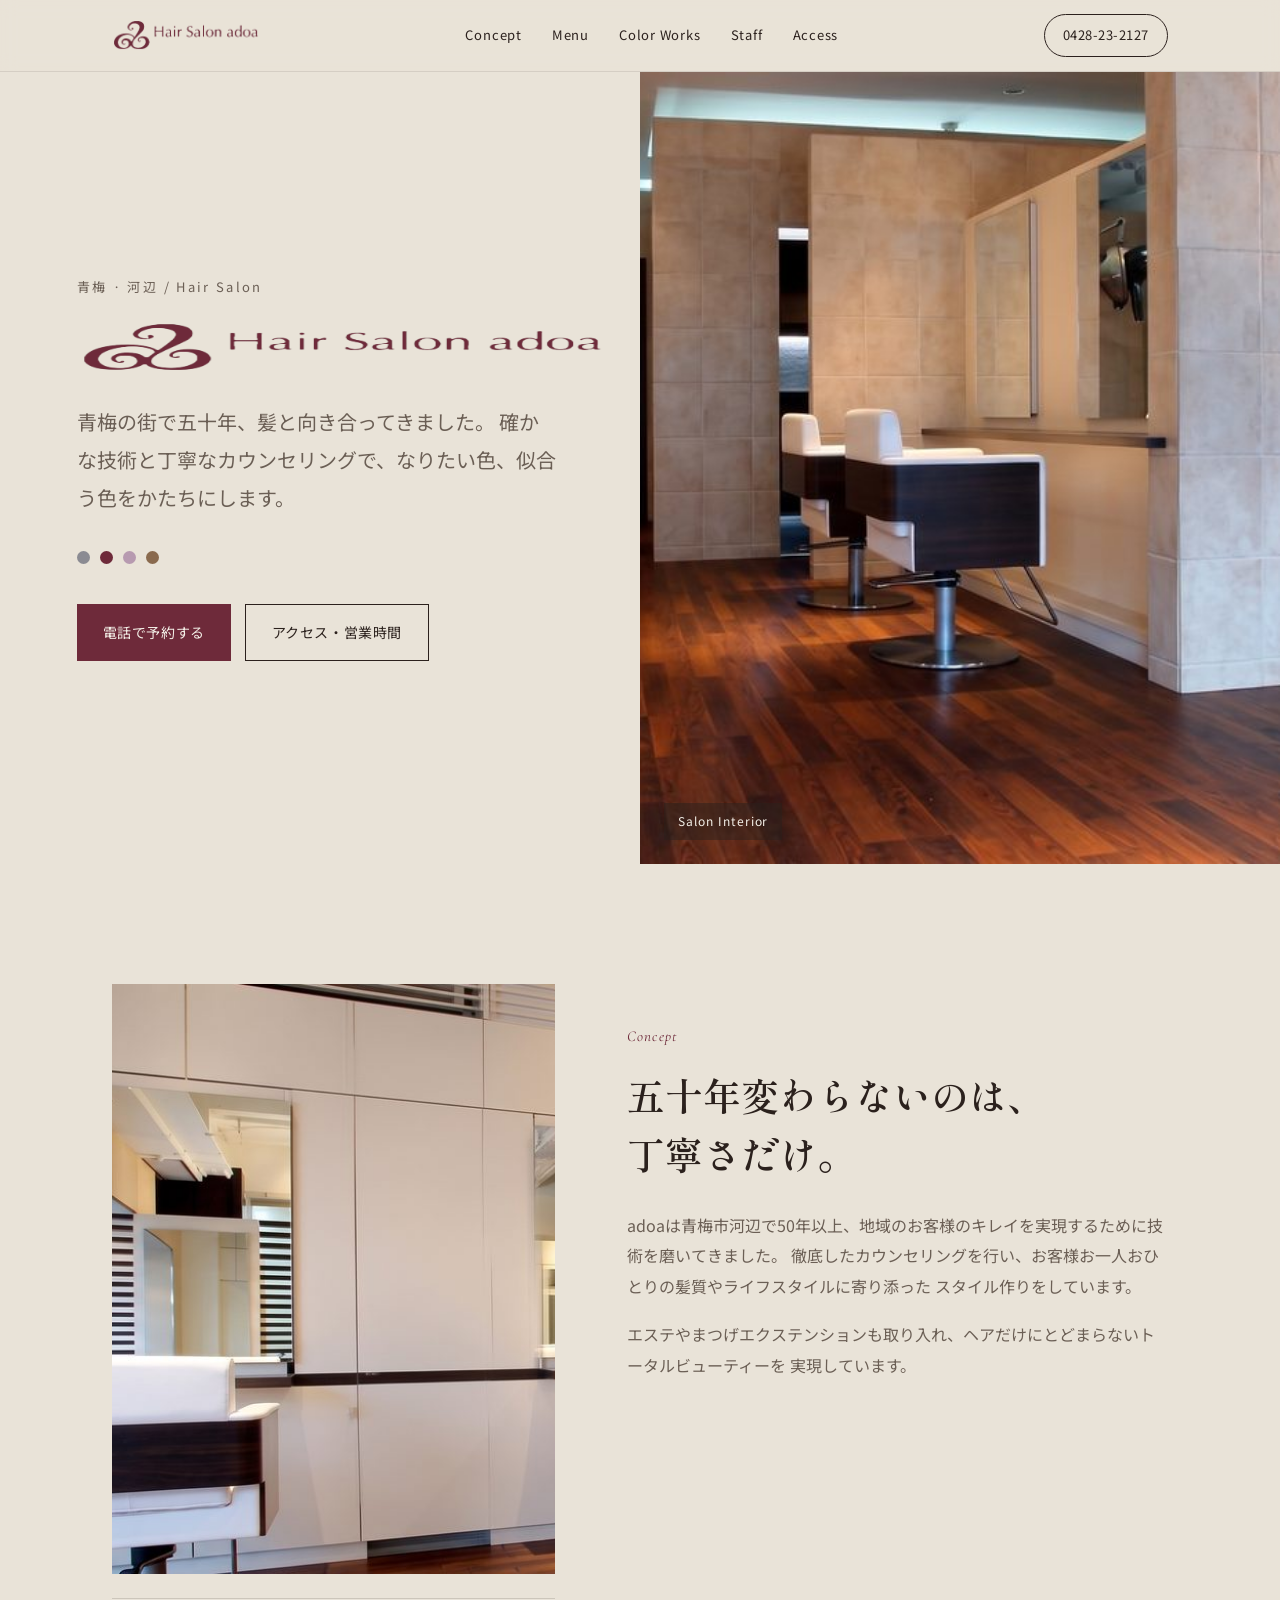
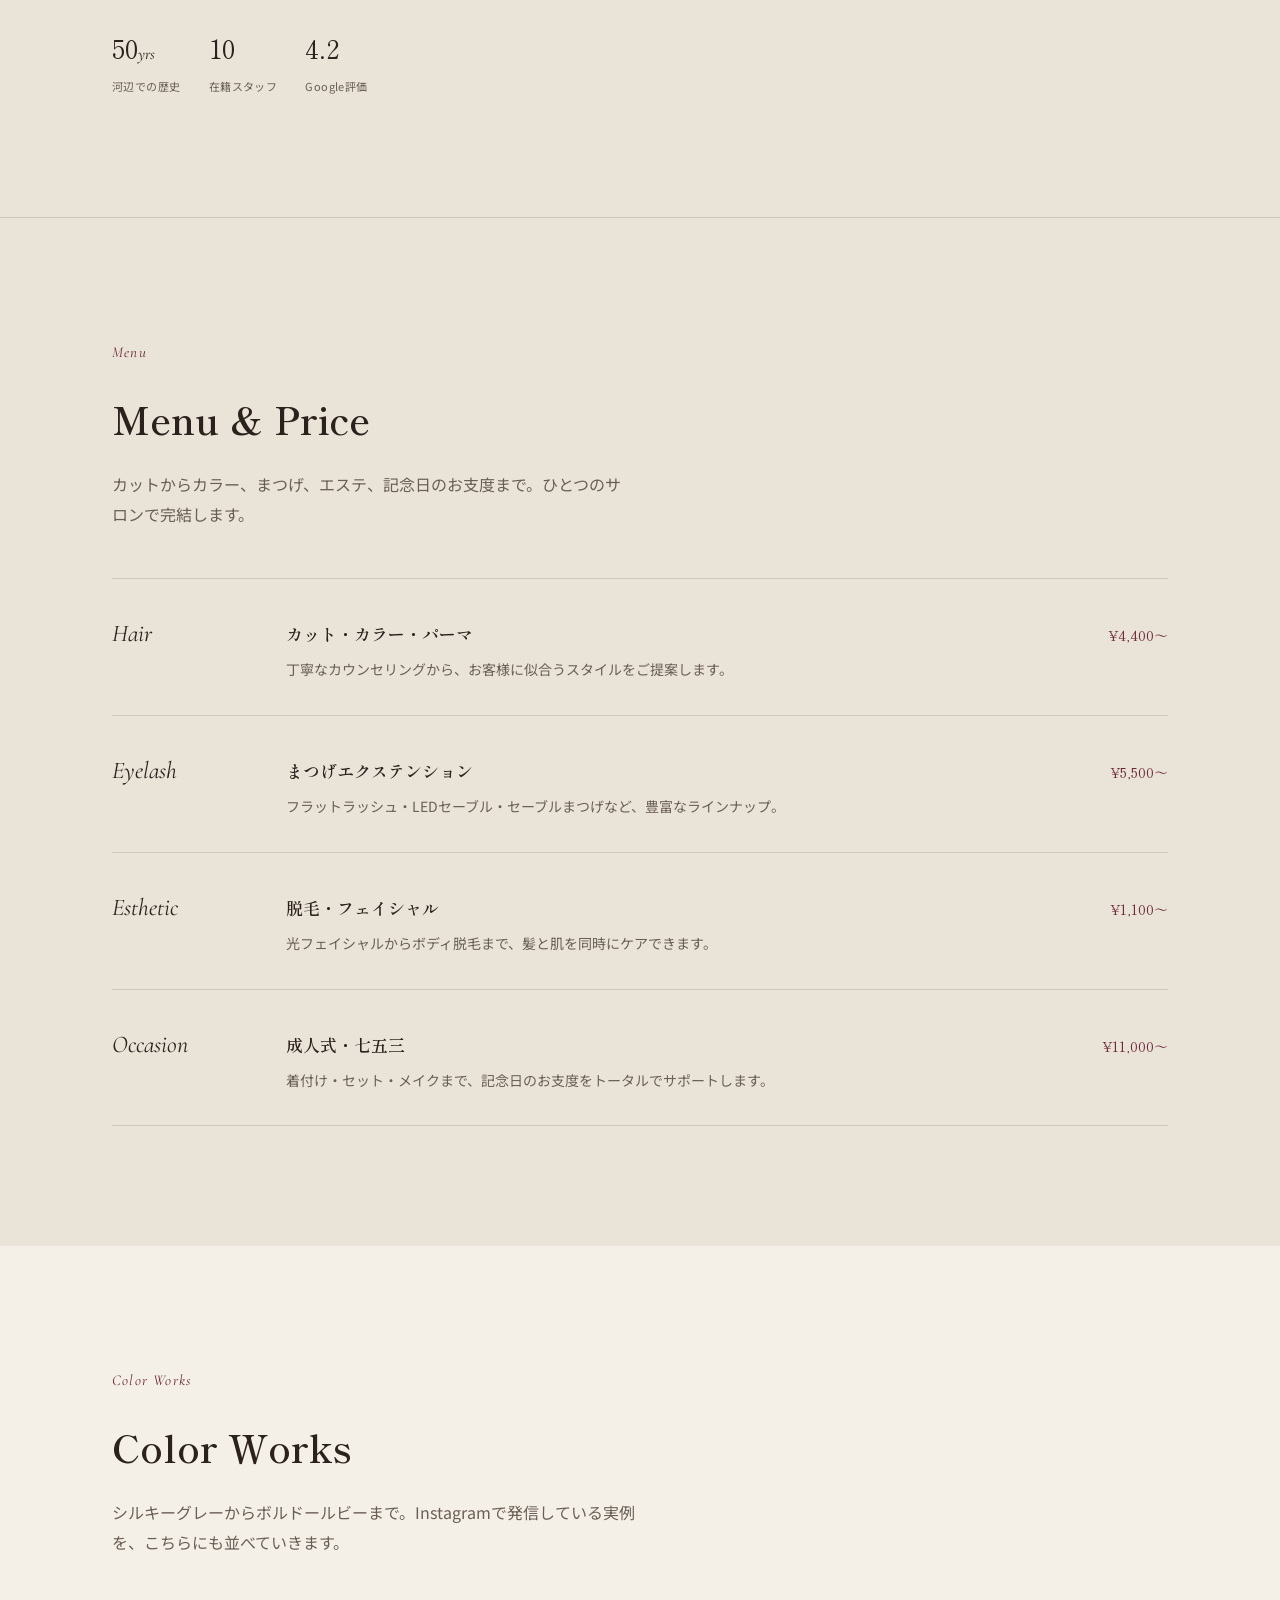
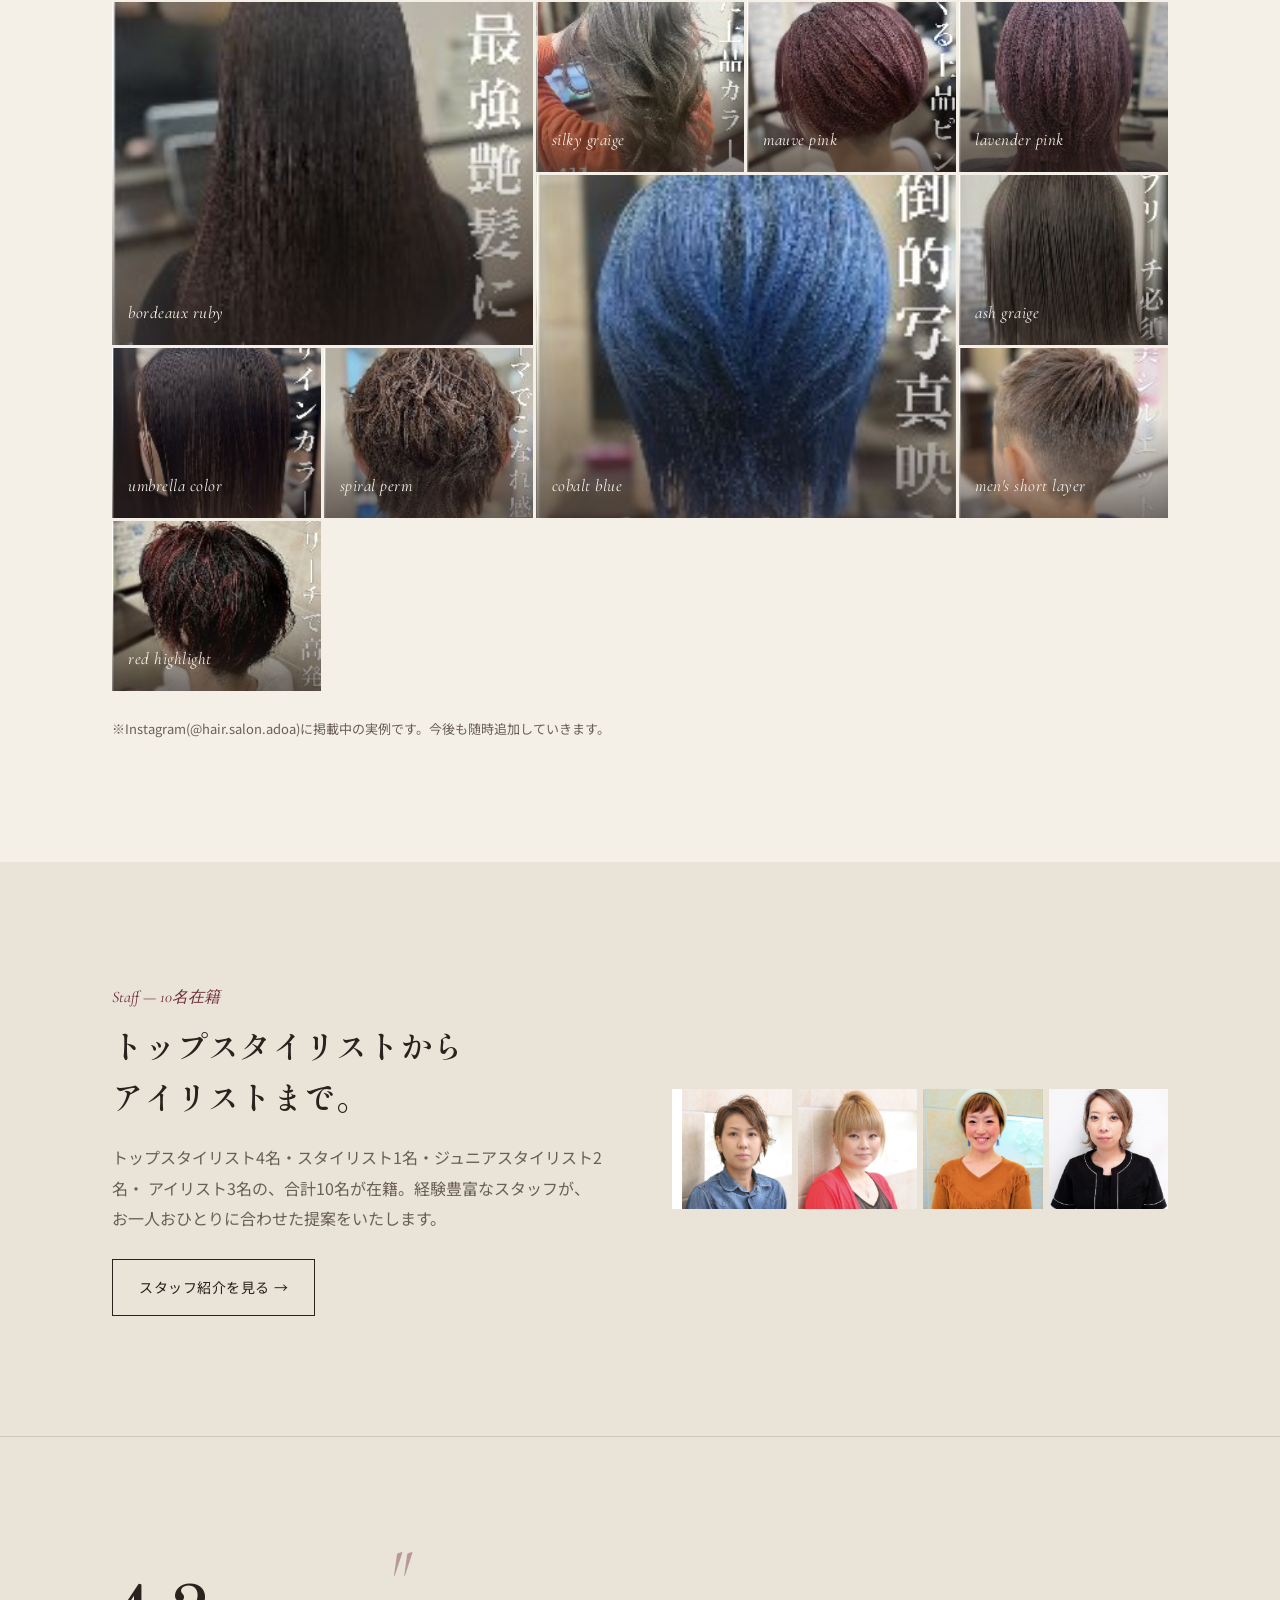
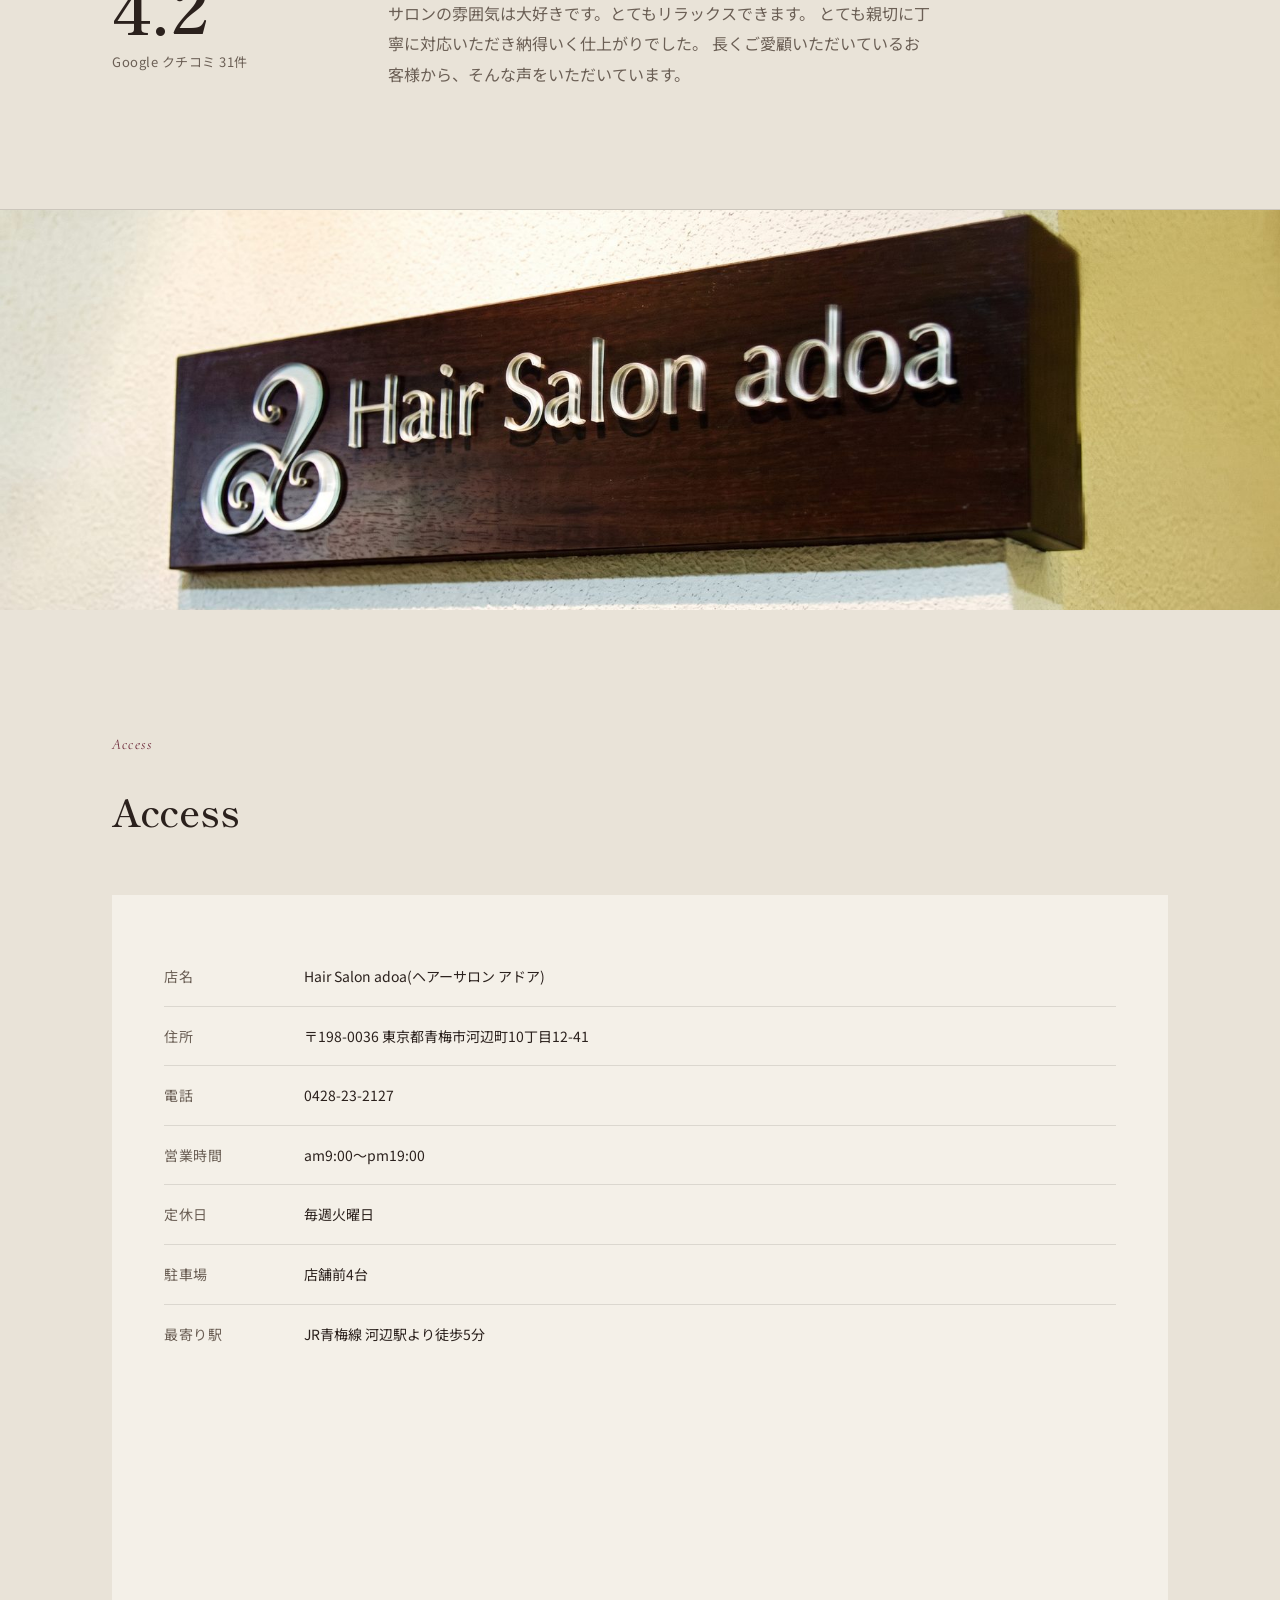
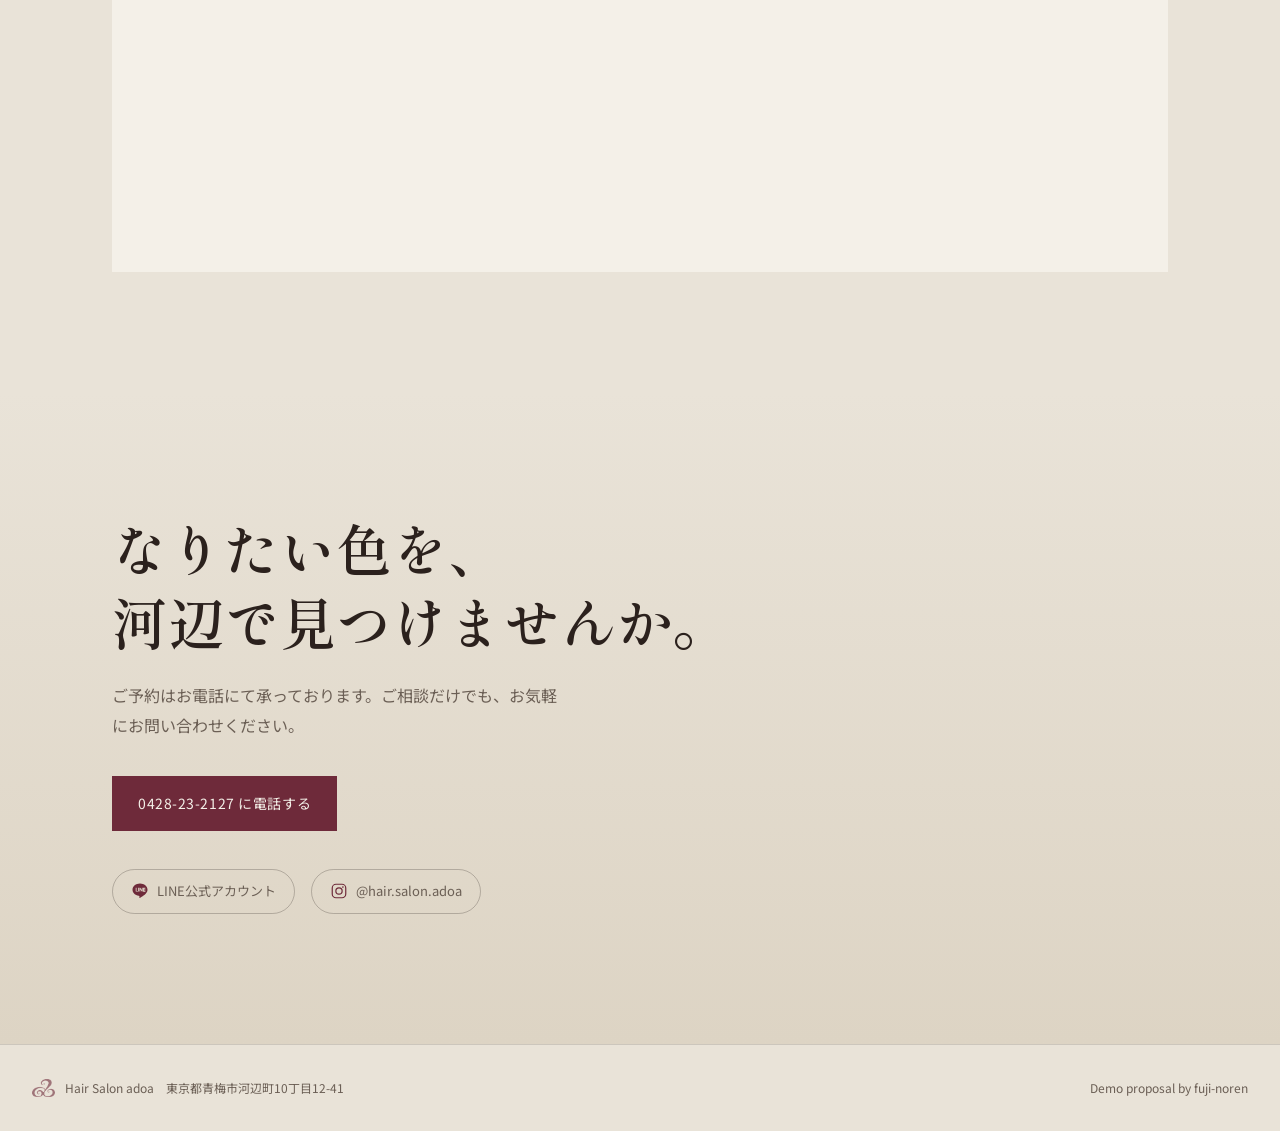
<file: abeshoten/index.html>
<!DOCTYPE html>
<html lang="ja">
<head>
<meta charset="UTF-8">
<meta name="viewport" content="width=device-width, initial-scale=1.0">
<title>Hair Salon adoa | 青梅・河辺</title>
<meta name="description" content="青梅市河辺のヘアサロンadoa。50年以上の実績と丁寧なカウンセリングで、なりたい色・似合う色をかたちにします。">
<link rel="icon" type="image/png" href="adoa-images/logo-icon.png">
<link rel="preconnect" href="https://fonts.googleapis.com">
<link rel="preconnect" href="https://fonts.gstatic.com" crossorigin>
<link href="https://fonts.googleapis.com/css2?family=Shippori+Mincho:wght@500;600;800&family=Noto+Sans+JP:wght@300;400;500;600&family=Cormorant+Garamond:ital,wght@0,500;1,500&display=swap" rel="stylesheet">
<style>
  :root{
    --stone:#E9E3D8;
    --stone-deep:#DDD4C4;
    --ink:#2B211D;
    --ink-soft:#6B5F55;
    --wine:#6E2A3A;
    --wine-deep:#4A1C27;
    --brass:#A8875A;
    --paper:#F4F0E8;
  }
  *{box-sizing:border-box; margin:0; padding:0;}
  html{scroll-behavior:smooth;}
  body{
    background:var(--stone);
    color:var(--ink);
    font-family:'Noto Sans JP', sans-serif;
    font-weight:400;
    line-height:1.9;
    -webkit-font-smoothing:antialiased;
  }
  h1,h2,h3{ font-family:'Shippori Mincho', serif; color:var(--ink); }
  a{ color:inherit; text-decoration:none; }
  img{ max-width:100%; display:block; }
  .wrap{ max-width:1120px; margin:0 auto; padding:0 32px; }
  .en-serif{ font-family:'Cormorant Garamond', serif; font-style:italic; }

  @keyframes rise{
    from{ opacity:0; transform:translateY(14px); }
    to{ opacity:1; transform:translateY(0); }
  }
  .rise{ animation:rise .9s cubic-bezier(.2,.8,.2,1) both; }
  .rise-1{ animation-delay:.05s; }
  .rise-2{ animation-delay:.18s; }
  .rise-3{ animation-delay:.3s; }

  /* ---- top bar ---- */
  .topbar{
    position:sticky; top:0; z-index:30;
    background:rgba(233,227,216,.9);
    backdrop-filter:blur(8px);
    border-bottom:1px solid rgba(43,33,29,.1);
  }
  .topbar-inner{
    max-width:1120px; margin:0 auto; padding:14px 32px;
    display:flex; align-items:center; justify-content:space-between;
    gap:24px;
  }
  .brand-mini-logo{ height:32px; width:auto; flex-shrink:0; }
  .nav-links{
    display:flex; gap:30px; list-style:none;
    font-size:13px; letter-spacing:.06em;
  }
  .nav-links a{ position:relative; padding-bottom:3px; }
  .nav-links a::after{
    content:""; position:absolute; left:0; right:100%; bottom:0;
    height:1px; background:var(--wine);
    transition:right .35s cubic-bezier(.2,.8,.2,1);
  }
  .nav-links a:hover::after{ right:0; }
  .topbar-right{ display:flex; align-items:center; gap:18px; flex-shrink:0; }
  .tel-mini{
    font-size:13px; letter-spacing:.04em;
    border:1px solid var(--ink); border-radius:999px;
    padding:8px 18px; white-space:nowrap;
  }

  /* ---- hero ---- */
  .hero{
    display:grid;
    grid-template-columns:1fr 1fr;
    min-height:88vh;
  }
  .hero-left{
    display:flex; flex-direction:column; justify-content:center;
    padding:60px 32px 60px clamp(32px, 6vw, 88px);
  }
  .hero-eyebrow{
    color:var(--ink-soft); font-size:13px; letter-spacing:.18em; margin-bottom:22px;
  }
  .hero-logo{ height:52px; width:auto; margin-bottom:30px; }
  .hero-tagline{
    font-size:clamp(17px,2vw,20px);
    color:var(--ink-soft);
    max-width:24em;
    margin-bottom:34px;
  }
  .swatches{ display:flex; gap:10px; margin-bottom:40px; }
  .swatch{ width:13px; height:13px; border-radius:50%; }
  .sw-a{ background:#8B8B92; }
  .sw-b{ background:#6E2A3A; }
  .sw-c{ background:#B79AB0; }
  .sw-d{ background:#8A6A4E; }

  .hero-right{ position:relative; overflow:hidden; min-height:420px; }
  .hero-right img{ width:100%; height:100%; object-fit:cover; object-position:60% 40%; }
  .hero-caption{
    position:absolute; left:24px; bottom:24px;
    color:var(--paper); font-size:12px; letter-spacing:.08em;
    background:rgba(43,33,29,.5); padding:7px 14px;
  }

  .hero-cta{ display:flex; gap:14px; flex-wrap:wrap; }
  .btn{
    display:inline-flex; align-items:center; gap:8px;
    padding:14px 26px;
    font-size:14px; letter-spacing:.04em;
  }
  .btn-primary{ background:var(--wine); color:var(--paper); }
  .btn-ghost{ border:1px solid var(--ink); }

  /* ---- section shell ---- */
  section{ padding:120px 0; }
  .rule{ border:none; border-top:1px solid rgba(43,33,29,.15); }
  .section-num{ font-family:'Cormorant Garamond', serif; font-style:italic; color:var(--wine); font-size:15px; letter-spacing:.08em; margin-bottom:16px; display:block; }

  /* ---- concept (editorial spread) ---- */
  .concept{
    display:grid;
    grid-template-columns:.9fr 1.1fr;
    gap:0 72px;
    align-items:start;
  }
  .concept-media{ position:relative; }
  .concept-photo{
    aspect-ratio:3/4;
    overflow:hidden;
  }
  .concept-photo img{ width:100%; height:100%; object-fit:cover; object-position:20% 60%; }
  .concept-stats{
    display:flex; gap:28px;
    margin-top:24px;
    padding-top:24px;
    border-top:1px solid rgba(43,33,29,.15);
  }
  .stat-num{ font-family:'Shippori Mincho', serif; font-size:26px; }
  .stat-label{ font-size:11px; color:var(--ink-soft); letter-spacing:.04em; margin-top:4px; }
  .concept-text{ padding-top:38px; }
  .concept h2{ font-size:clamp(28px,4vw,38px); font-weight:600; margin-bottom:26px; line-height:1.55; }
  .concept p{ color:var(--ink-soft); margin-bottom:18px; }
  .concept p:last-child{ margin-bottom:0; }

  /* ---- menu list (not cards) ---- */
  .menu-head{ margin-bottom:48px; }
  .menu-head h2{ font-size:clamp(28px,4vw,38px); font-weight:600; margin-bottom:14px; }
  .menu-head p{ color:var(--ink-soft); max-width:32em; }

  .menu-item{
    display:grid;
    grid-template-columns:150px 1fr auto;
    gap:24px;
    align-items:baseline;
    padding:32px 0;
    border-top:1px solid rgba(43,33,29,.15);
    transition:padding-left .3s cubic-bezier(.2,.8,.2,1);
  }
  .menu-item:hover{ padding-left:10px; }
  .menu-item:last-child{ border-bottom:1px solid rgba(43,33,29,.15); }
  .menu-item .en{ font-family:'Cormorant Garamond', serif; font-style:italic; font-size:24px; }
  .menu-item .desc h3{ font-size:17px; font-weight:600; margin-bottom:6px; }
  .menu-item .desc p{ color:var(--ink-soft); font-size:14px; }
  .menu-item .price{ color:var(--wine); font-size:14px; white-space:nowrap; font-family:'Shippori Mincho', serif; }

  /* ---- color gallery (masonry-feel) ---- */
  .gallery-head{ margin-bottom:44px; }
  .gallery-head h2{ font-size:clamp(28px,4vw,38px); font-weight:600; margin-bottom:14px; }
  .gallery-head p{ color:var(--ink-soft); max-width:34em; }
  .gallery-grid{
    display:grid;
    grid-template-columns:repeat(5, 1fr);
    grid-auto-rows:170px;
    grid-auto-flow:dense;
    gap:3px;
  }
  .swatch-tile{
    position:relative;
    display:flex; align-items:flex-end;
    padding:16px;
    overflow:hidden;
    background-size:cover;
    background-position:center;
  }
  .swatch-tile::after{
    content:""; position:absolute; inset:0;
    background:linear-gradient(0deg, rgba(43,33,29,.6), transparent 60%);
  }
  .swatch-tile span{
    position:relative; z-index:1;
    color:var(--paper); letter-spacing:.03em;
    font-family:'Cormorant Garamond', serif; font-style:italic; font-size:17px;
  }
  .g-feature{ grid-column:span 2; grid-row:span 2; }
  .gallery-note{ margin-top:26px; font-size:13px; color:var(--ink-soft); }

  /* ---- staff teaser ---- */
  .staff{
    display:grid;
    grid-template-columns:1fr 1fr;
    gap:64px;
    align-items:center;
  }
  .staff h2{ font-size:clamp(26px,3.6vw,32px); font-weight:600; margin-bottom:20px; line-height:1.6; }
  .staff p{ color:var(--ink-soft); margin-bottom:26px; }
  .staff-num{ font-family:'Cormorant Garamond', serif; font-style:italic; font-size:16px; color:var(--wine); margin-bottom:8px; display:block; }
  .staff-strip{ display:grid; grid-template-columns:repeat(4,1fr); gap:6px; }
  .staff-strip img{ aspect-ratio:1; object-fit:cover; filter:grayscale(.15); }

  .reviews{
    display:grid;
    grid-template-columns:220px 1fr;
    gap:56px;
    align-items:center;
  }
  .score-num{ font-family:'Shippori Mincho', serif; font-size:68px; font-weight:600; line-height:1; }
  .score-label{ color:var(--ink-soft); font-size:13px; margin-top:10px; letter-spacing:.04em; }
  .review-text{ position:relative; }
  .review-mark{ font-family:'Cormorant Garamond', serif; font-style:italic; font-size:70px; color:var(--wine); line-height:.5; opacity:.4; display:block; margin-bottom:6px; }
  .review-text p{ color:var(--ink-soft); max-width:34em; }

  /* ---- access ---- */
  #access{ scroll-margin-top:72px; }
  .info-card{
    background:var(--paper);
    padding:52px;
  }
  .info-row{
    display:grid; grid-template-columns:120px 1fr;
    gap:20px;
    padding:16px 0;
    border-top:1px solid rgba(43,33,29,.12);
    font-size:14px;
  }
  .info-row:first-child{ border-top:none; }
  .info-label{ color:var(--ink-soft); letter-spacing:.04em; }
  .map-embed{
    width:100%; aspect-ratio:16/7;
    margin-top:32px;
    border:none;
    filter:sepia(.1) saturate(.85);
  }

  /* ---- footer cta ---- */
  .footer-cta{
    text-align:left;
    padding:120px 0 130px;
    background:linear-gradient(180deg, var(--stone), var(--stone-deep));
  }
  .footer-cta h2{ font-size:clamp(34px,6vw,56px); font-weight:600; margin-bottom:22px; line-height:1.3; }
  .footer-cta p{ color:var(--ink-soft); margin-bottom:36px; max-width:28em; }
  .sns-row{ display:flex; gap:16px; margin-top:38px; flex-wrap:wrap; }
  .sns-badge{
    display:inline-flex; align-items:center; gap:8px;
    font-size:13px; color:var(--ink-soft);
    border:1px solid rgba(43,33,29,.25);
    border-radius:999px;
    padding:9px 18px;
    transition:border-color .25s, color .25s;
  }
  .sns-badge:hover{ border-color:var(--wine); color:var(--wine); }
  .sns-badge svg{ color:var(--wine); flex-shrink:0; }

  footer{
    padding:32px;
    font-size:12px;
    color:var(--ink-soft);
    border-top:1px solid rgba(43,33,29,.15);
    display:flex; justify-content:space-between; flex-wrap:wrap; gap:8px;
  }

  @media (max-width:900px){
    .nav-links{ display:none; }
    .hero{ grid-template-columns:1fr; min-height:auto; }
    .hero-right{ order:-1; aspect-ratio:16/10; min-height:0; }
    .concept{ grid-template-columns:1fr; gap:32px; }
    .concept-text{ padding-top:0; }
    .staff{ grid-template-columns:1fr; gap:28px; }
    .reviews{ grid-template-columns:1fr; gap:20px; }
    .gallery-grid{ grid-template-columns:repeat(2,1fr); grid-auto-rows:140px; }
    .g-a,.g-b,.g-c,.g-d,.g-e,.g-f,.g-g{ grid-column:span 1; grid-row:span 1; }
    .menu-item{ grid-template-columns:1fr; gap:8px; }
    .staff-strip{ grid-template-columns:repeat(4,1fr); }
  }
</style>
</head>
<body>

  <div class="topbar">
    <div class="topbar-inner">
      <img class="brand-mini-logo" src="adoa-images/logo.png" alt="Hair Salon adoa">
      <ul class="nav-links">
        <li><a href="#concept">Concept</a></li>
        <li><a href="#menu">Menu</a></li>
        <li><a href="#works">Color Works</a></li>
        <li><a href="staff.html">Staff</a></li>
        <li><a href="#access">Access</a></li>
      </ul>
      <div class="topbar-right">
        <a class="tel-mini" href="tel:0428232127">0428-23-2127</a>
      </div>
    </div>
  </div>

  <header class="hero">
    <div class="hero-left">
      <div class="hero-eyebrow rise rise-1">青梅 · 河辺 / Hair Salon</div>
      <img class="hero-logo rise rise-1" src="adoa-images/logo.png" alt="Hair Salon adoa">
      <p class="hero-tagline rise rise-2">
        青梅の街で五十年、髪と向き合ってきました。
        確かな技術と丁寧なカウンセリングで、なりたい色、似合う色をかたちにします。
      </p>
      <div class="swatches rise rise-2">
        <span class="swatch sw-a"></span>
        <span class="swatch sw-b"></span>
        <span class="swatch sw-c"></span>
        <span class="swatch sw-d"></span>
      </div>
      <div class="hero-cta rise rise-3">
        <a class="btn btn-primary" href="tel:0428232127">電話で予約する</a>
        <a class="btn btn-ghost" href="#access">アクセス・営業時間</a>
      </div>
    </div>
    <div class="hero-right">
      <img src="adoa-images/interior_mirrors_wood.jpg" alt="Hair Salon adoa 店内">
      <div class="hero-caption">Salon Interior</div>
    </div>
  </header>

  <section id="concept">
    <div class="wrap concept">
      <div class="concept-media">
        <div class="concept-photo">
          <img src="adoa-images/interior_mirrors_white.jpg" alt="Hair Salon adoa 店内">
        </div>
        <div class="concept-stats">
          <div>
            <div class="stat-num">50<span class="en-serif" style="font-size:16px;">yrs</span></div>
            <div class="stat-label">河辺での歴史</div>
          </div>
          <div>
            <div class="stat-num">10</div>
            <div class="stat-label">在籍スタッフ</div>
          </div>
          <div>
            <div class="stat-num">4.2</div>
            <div class="stat-label">Google評価</div>
          </div>
        </div>
      </div>
      <div class="concept-text">
        <span class="section-num">Concept</span>
        <h2>五十年変わらないのは、<br>丁寧さだけ。</h2>
        <p>
          adoaは青梅市河辺で50年以上、地域のお客様のキレイを実現するために技術を磨いてきました。
          徹底したカウンセリングを行い、お客様お一人おひとりの髪質やライフスタイルに寄り添った
          スタイル作りをしています。
        </p>
        <p>
          エステやまつげエクステンションも取り入れ、ヘアだけにとどまらないトータルビューティーを
          実現しています。
        </p>
      </div>
    </div>
  </section>

  <hr class="rule">

  <section id="menu">
    <div class="wrap">
      <div class="menu-head">
        <span class="section-num">Menu</span>
        <h2>Menu &amp; Price</h2>
        <p>カットからカラー、まつげ、エステ、記念日のお支度まで。ひとつのサロンで完結します。</p>
      </div>

      <div class="menu-item">
        <div class="en">Hair</div>
        <div class="desc">
          <h3>カット・カラー・パーマ</h3>
          <p>丁寧なカウンセリングから、お客様に似合うスタイルをご提案します。</p>
        </div>
        <div class="price">¥4,400〜</div>
      </div>
      <div class="menu-item">
        <div class="en">Eyelash</div>
        <div class="desc">
          <h3>まつげエクステンション</h3>
          <p>フラットラッシュ・LEDセーブル・セーブルまつげなど、豊富なラインナップ。</p>
        </div>
        <div class="price">¥5,500〜</div>
      </div>
      <div class="menu-item">
        <div class="en">Esthetic</div>
        <div class="desc">
          <h3>脱毛・フェイシャル</h3>
          <p>光フェイシャルからボディ脱毛まで、髪と肌を同時にケアできます。</p>
        </div>
        <div class="price">¥1,100〜</div>
      </div>
      <div class="menu-item">
        <div class="en">Occasion</div>
        <div class="desc">
          <h3>成人式・七五三</h3>
          <p>着付け・セット・メイクまで、記念日のお支度をトータルでサポートします。</p>
        </div>
        <div class="price">¥11,000〜</div>
      </div>
    </div>
  </section>

  <section id="works" style="background:var(--paper);">
    <div class="wrap">
      <div class="gallery-head">
        <span class="section-num">Color Works</span>
        <h2>Color Works</h2>
        <p>シルキーグレーからボルドールビーまで。Instagramで発信している実例を、こちらにも並べていきます。</p>
      </div>
      <div class="gallery-grid">
        <div class="swatch-tile g-feature" style="background-image:url('adoa-images/bordeaux_ruby.jpg');"><span>bordeaux ruby</span></div>
        <div class="swatch-tile" style="background-image:url('adoa-images/silky_graige.jpg');"><span>silky graige</span></div>
        <div class="swatch-tile" style="background-image:url('adoa-images/mauve_pink.jpg');"><span>mauve pink</span></div>
        <div class="swatch-tile" style="background-image:url('adoa-images/lavender_pink.jpg');"><span>lavender pink</span></div>
        <div class="swatch-tile g-feature" style="background-image:url('adoa-images/cobalt_blue.jpg');"><span>cobalt blue</span></div>
        <div class="swatch-tile" style="background-image:url('adoa-images/ash_graige.jpg');"><span>ash graige</span></div>
        <div class="swatch-tile" style="background-image:url('adoa-images/umbrella_color.jpg');"><span>umbrella color</span></div>
        <div class="swatch-tile" style="background-image:url('adoa-images/spiral_perm.jpg');"><span>spiral perm</span></div>
        <div class="swatch-tile" style="background-image:url('adoa-images/mens_short_layer.jpg');"><span>men's short layer</span></div>
        <div class="swatch-tile" style="background-image:url('adoa-images/red_highlight.jpg');"><span>red highlight</span></div>
      </div>
      <p class="gallery-note">※Instagram(@hair.salon.adoa)に掲載中の実例です。今後も随時追加していきます。</p>
    </div>
  </section>

  <section>
    <div class="wrap staff">
      <div>
        <span class="staff-num">Staff — 10名在籍</span>
        <h2>トップスタイリストから<br>アイリストまで。</h2>
        <p>
          トップスタイリスト4名・スタイリスト1名・ジュニアスタイリスト2名・
          アイリスト3名の、合計10名が在籍。経験豊富なスタッフが、
          お一人おひとりに合わせた提案をいたします。
        </p>
        <a class="btn btn-ghost" href="staff.html">スタッフ紹介を見る →</a>
      </div>
      <div class="staff-strip">
        <img src="adoa-images/sawai.png" alt="sawai">
        <img src="adoa-images/iwata.png" alt="iwata">
        <img src="adoa-images/ikeda.png" alt="ikeda">
        <img src="adoa-images/endo.png" alt="endo">
      </div>
    </div>
  </section>

  <hr class="rule">

  <section>
    <div class="wrap reviews">
      <div class="review-score">
        <div class="score-num">4.2</div>
        <div class="score-label">Google クチコミ 31件</div>
      </div>
      <div class="review-text">
        <span class="review-mark">"</span>
        <p>
          サロンの雰囲気は大好きです。とてもリラックスできます。
          とても親切に丁寧に対応いただき納得いく仕上がりでした。
          長くご愛顧いただいているお客様から、そんな声をいただいています。
        </p>
      </div>
    </div>
  </section>

  <hr class="rule">

  <div style="width:100%; aspect-ratio:16/5; overflow:hidden; position:relative;">
    <img src="adoa-images/sign_closeup.jpg" alt="Hair Salon adoa 看板" style="width:100%; height:100%; object-fit:cover; object-position:center 35%;">
  </div>

  <section id="access">
    <div class="wrap">
      <div class="menu-head">
        <span class="section-num">Access</span>
        <h2>Access</h2>
      </div>
      <div class="info-card">
        <div class="info-row">
          <div class="info-label">店名</div>
          <div>Hair Salon adoa(ヘアーサロン アドア)</div>
        </div>
        <div class="info-row">
          <div class="info-label">住所</div>
          <div>〒198-0036 東京都青梅市河辺町10丁目12-41</div>
        </div>
        <div class="info-row">
          <div class="info-label">電話</div>
          <div><a href="tel:0428232127">0428-23-2127</a></div>
        </div>
        <div class="info-row">
          <div class="info-label">営業時間</div>
          <div>am9:00〜pm19:00</div>
        </div>
        <div class="info-row">
          <div class="info-label">定休日</div>
          <div>毎週火曜日</div>
        </div>
        <div class="info-row">
          <div class="info-label">駐車場</div>
          <div>店舗前4台</div>
        </div>
        <div class="info-row">
          <div class="info-label">最寄り駅</div>
          <div>JR青梅線 河辺駅より徒歩5分</div>
        </div>
        <iframe class="map-embed" src="https://www.google.com/maps?q=%E6%9D%B1%E4%BA%AC%E9%83%BD%E9%9D%92%E6%A2%85%E5%B8%82%E6%B2%B3%E8%BE%BA%E7%94%BA10%E4%B8%81%E7%9B%AE12-41&z=17&output=embed" loading="lazy" referrerpolicy="no-referrer-when-downgrade"></iframe>
      </div>
    </div>
  </section>

  <section class="footer-cta">
    <div class="wrap">
      <h2>なりたい色を、<br>河辺で見つけませんか。</h2>
      <p>ご予約はお電話にて承っております。ご相談だけでも、お気軽にお問い合わせください。</p>
      <a class="btn btn-primary" href="tel:0428232127">0428-23-2127 に電話する</a>
      <div class="sns-row">
        <a class="sns-badge" href="#" aria-label="LINE公式アカウント">
          <svg viewBox="0 0 24 24" width="18" height="18" fill="currentColor"><path d="M12 2C6.48 2 2 5.69 2 10.2c0 4.02 3.54 7.39 8.32 8.06.32.07.76.22.87.5.1.26.07.66.03.92l-.14.85c-.04.26-.2 1 .88.55s5.8-3.42 7.92-5.85C21.3 13.64 22 12 22 10.2 22 5.69 17.52 2 12 2zm-3.9 10.78H6.6a.3.3 0 0 1-.3-.3V7.9c0-.17.13-.3.3-.3h.5c.17 0 .3.13.3.3v4h1.7c.17 0 .3.13.3.3v.28a.3.3 0 0 1-.3.3zm2.1 0h-.5a.3.3 0 0 1-.3-.3V7.9c0-.17.13-.3.3-.3h.5c.17 0 .3.13.3.3v4.58a.3.3 0 0 1-.3.3zm5.02 0h-.53a.3.3 0 0 1-.24-.12l-2.1-2.84v2.66a.3.3 0 0 1-.3.3h-.5a.3.3 0 0 1-.3-.3V7.9c0-.17.13-.3.3-.3h.53c.09 0 .18.04.24.12l2.1 2.84V7.9c0-.17.13-.3.3-.3h.5c.17 0 .3.13.3.3v4.58a.3.3 0 0 1-.3.3zm3.68-3.7h-1.7v.78h1.7c.17 0 .3.13.3.3v.5a.3.3 0 0 1-.3.3h-1.7v.78h1.7c.17 0 .3.13.3.3v.5a.3.3 0 0 1-.3.3h-2.5a.3.3 0 0 1-.3-.3V7.9c0-.17.13-.3.3-.3h2.5c.17 0 .3.13.3.3v.5a.3.3 0 0 1-.3.3z"/></svg>
          <span>LINE公式アカウント</span>
        </a>
        <a class="sns-badge" href="#" aria-label="Instagram">
          <svg viewBox="0 0 24 24" width="18" height="18" fill="none" stroke="currentColor" stroke-width="1.6"><rect x="3" y="3" width="18" height="18" rx="5"/><circle cx="12" cy="12" r="4.2"/><circle cx="17.2" cy="6.8" r="1.1" fill="currentColor" stroke="none"/></svg>
          <span>@hair.salon.adoa</span>
        </a>
      </div>
    </div>
  </section>

  <footer>
    <span style="display:flex; align-items:center; gap:10px;">
      <img src="adoa-images/logo-icon.png" alt="" style="height:18px; width:auto; opacity:.6;">
      Hair Salon adoa　東京都青梅市河辺町10丁目12-41
    </span>
    <span>Demo proposal by fuji-noren</span>
  </footer>

</body>
</html>
</file>
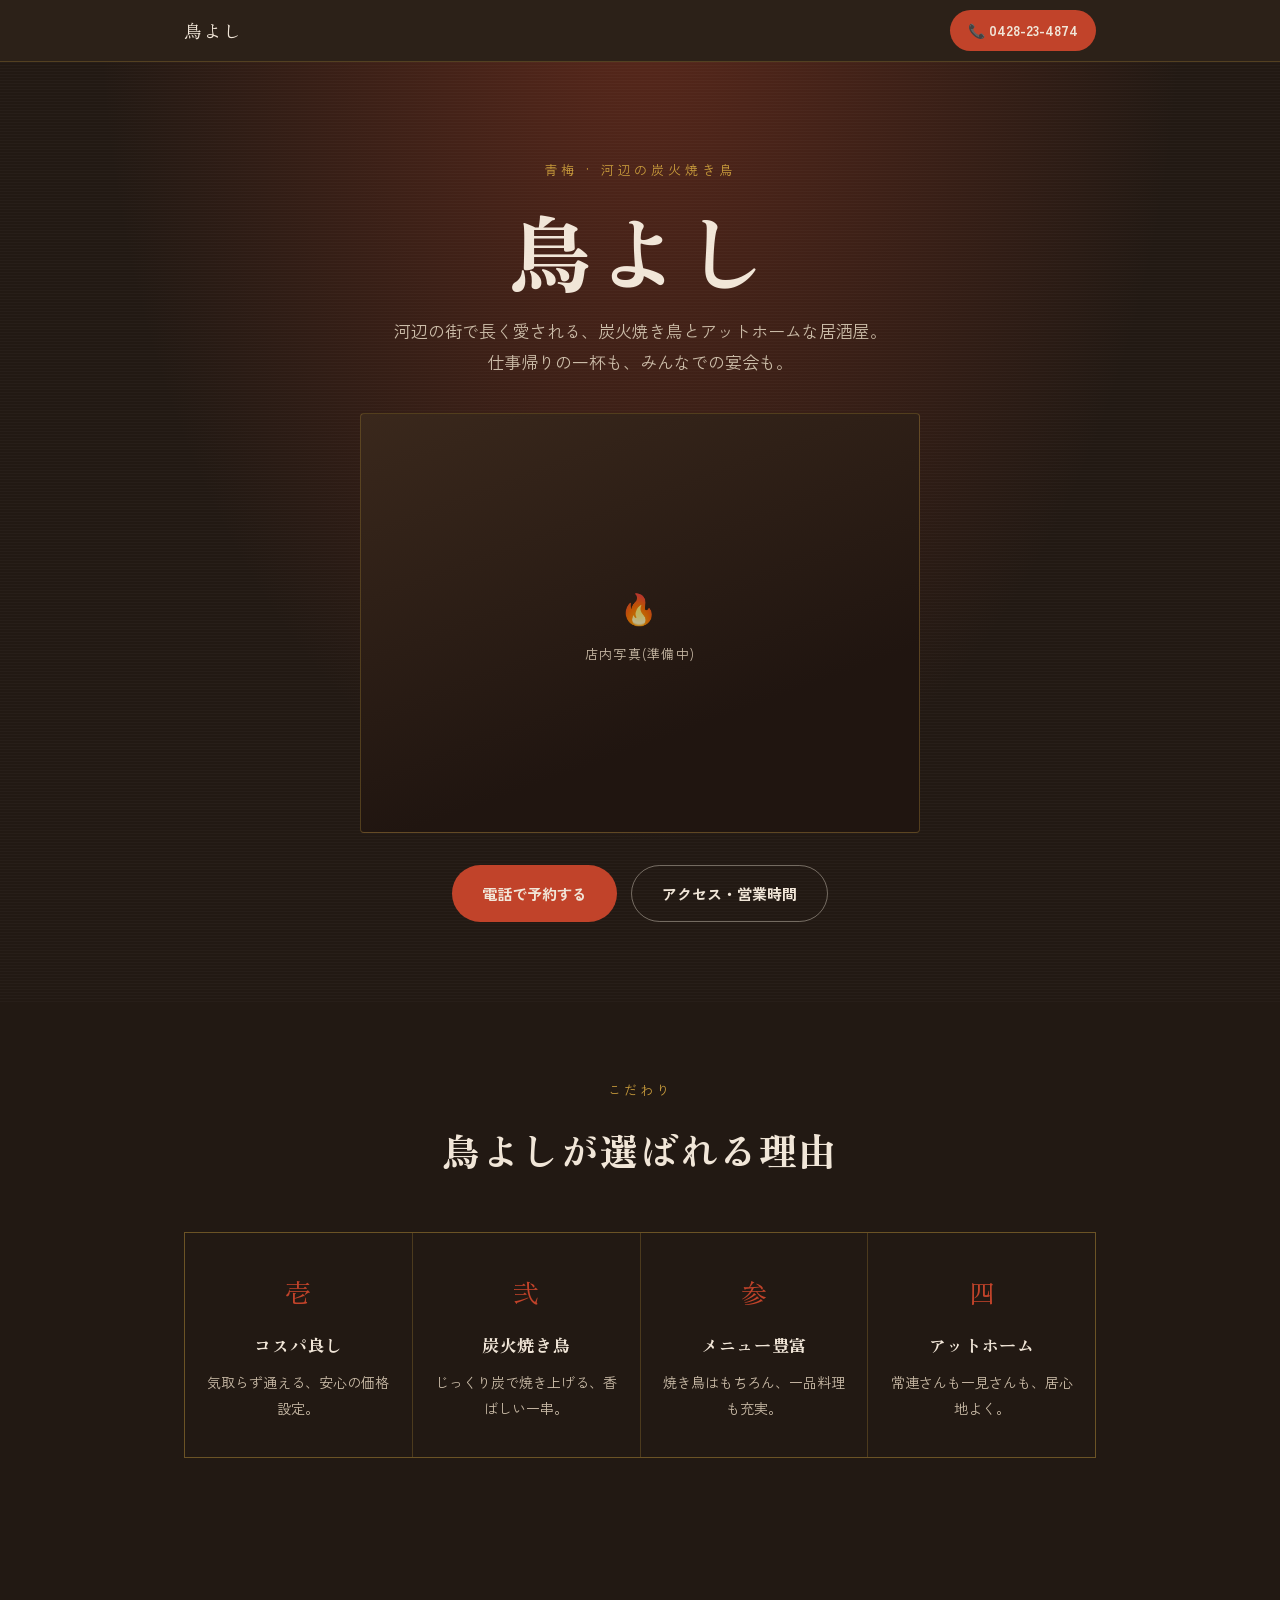
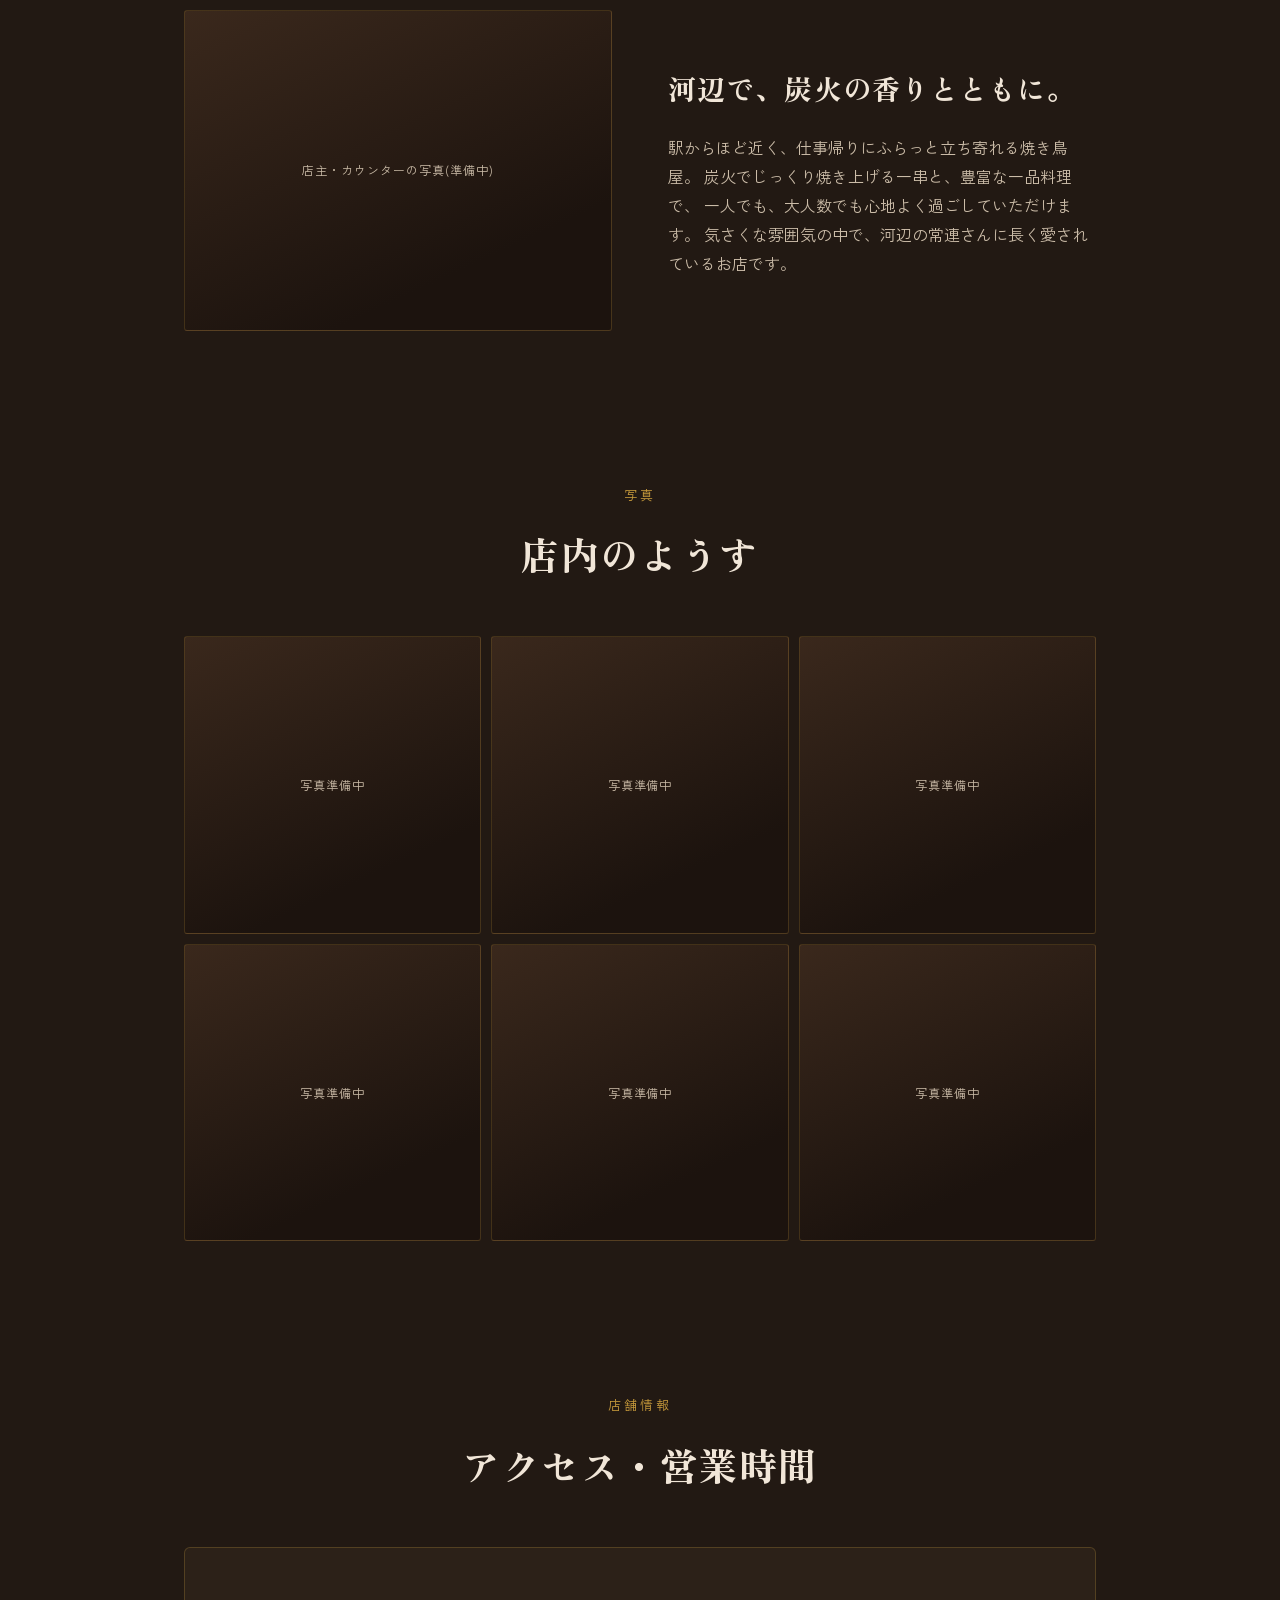
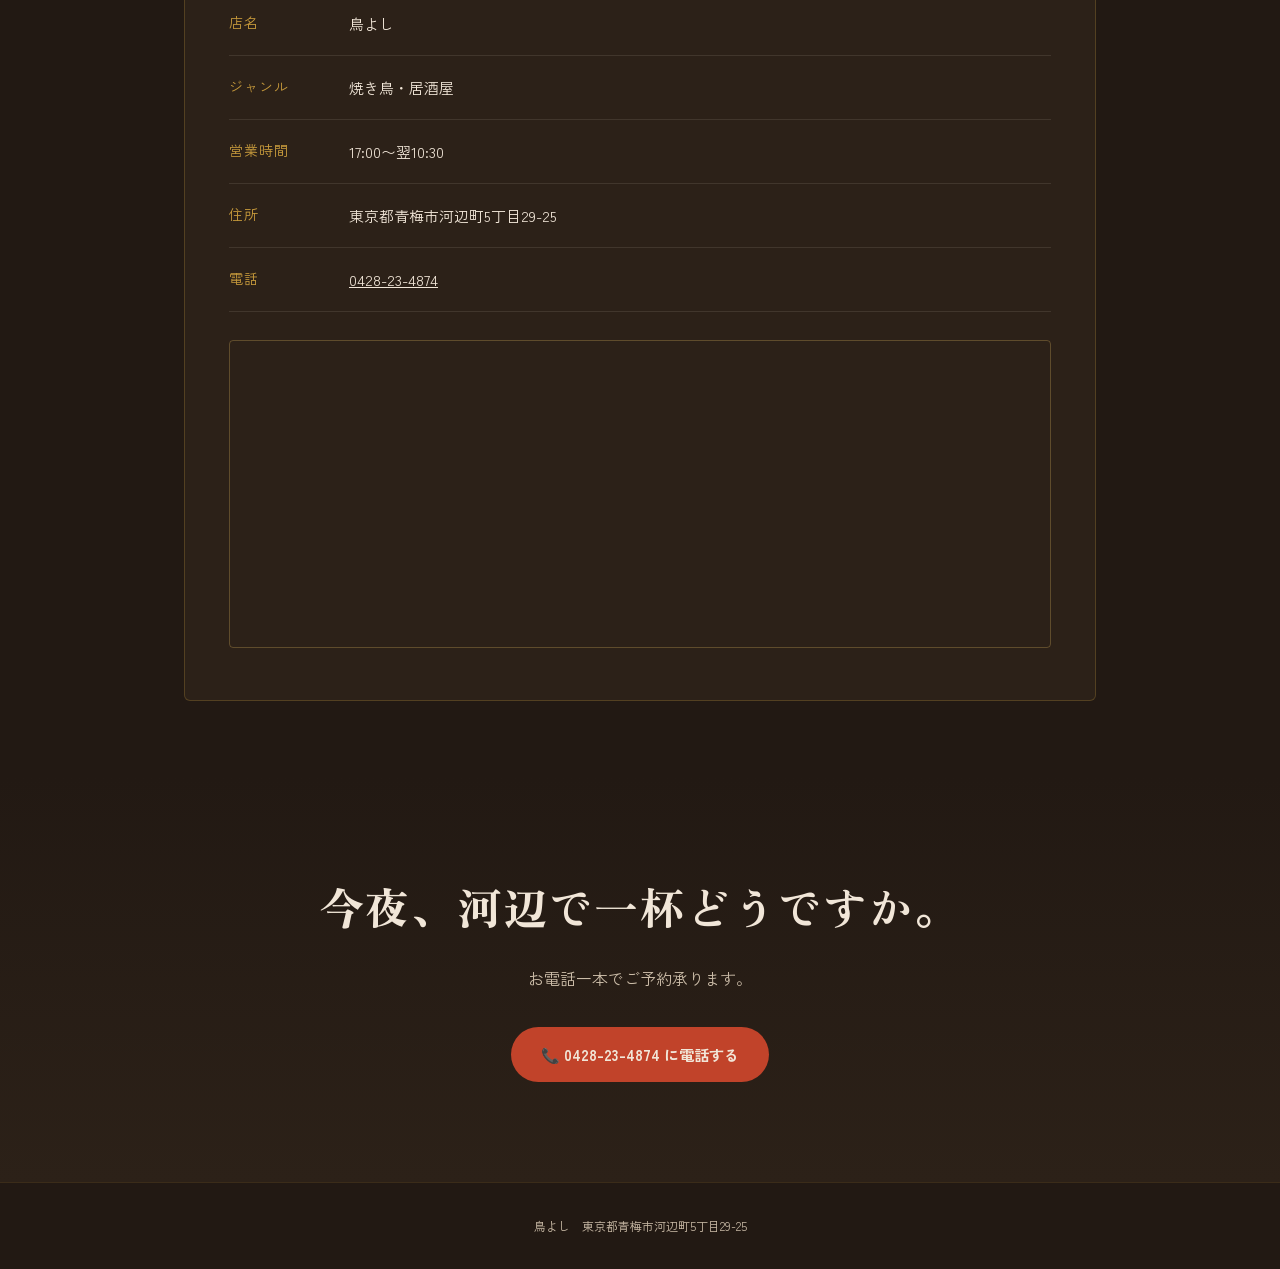
<file: toriyoshi/index.html>
<!DOCTYPE html>
<html lang="ja">
<head>
<meta charset="UTF-8">
<meta name="viewport" content="width=device-width, initial-scale=1.0">
<title>鳥よし | 青梅・河辺の炭火焼き鳥屋</title>
<link rel="preconnect" href="https://fonts.googleapis.com">
<link rel="preconnect" href="https://fonts.gstatic.com" crossorigin>
<link href="https://fonts.googleapis.com/css2?family=Zen+Old+Mincho:wght@600;900&family=Zen+Kaku+Gothic+New:wght@400;500;700&display=swap" rel="stylesheet">
<link rel="stylesheet" href="styles.css">
</head>
<body>

  <div class="callbar">
    <div class="callbar-inner">
      <div class="shopname-mini">鳥よし</div>
      <a class="tel-btn" href="tel:0428234874">📞 0428-23-4874</a>
    </div>
  </div>

  <header class="hero">
    <div class="hero-eyebrow">青梅 · 河辺の炭火焼き鳥</div>
    <h1>鳥よし</h1>
    <p class="copy">河辺の街で長く愛される、炭火焼き鳥とアットホームな居酒屋。<br>仕事帰りの一杯も、みんなでの宴会も。</p>
    <div class="hero-photo">
      <span class="flame">🔥</span>
      <span>店内写真(準備中)</span>
    </div>
    <div class="cta-row">
      <a class="btn btn-primary" href="tel:0428234874">電話で予約する</a>
      <a class="btn btn-ghost" href="#info">アクセス・営業時間</a>
    </div>
  </header>

  <section>
    <div class="wrap">
      <div class="section-head">
        <span class="kicker">こだわり</span>
        <h2>鳥よしが選ばれる理由</h2>
      </div>
      <div class="features">
        <div class="feature">
          <span class="num">壱</span>
          <h3>コスパ良し</h3>
          <p>気取らず通える、安心の価格設定。</p>
        </div>
        <div class="feature">
          <span class="num">弐</span>
          <h3>炭火焼き鳥</h3>
          <p>じっくり炭で焼き上げる、香ばしい一串。</p>
        </div>
        <div class="feature">
          <span class="num">参</span>
          <h3>メニュー豊富</h3>
          <p>焼き鳥はもちろん、一品料理も充実。</p>
        </div>
        <div class="feature">
          <span class="num">四</span>
          <h3>アットホーム</h3>
          <p>常連さんも一見さんも、居心地よく。</p>
        </div>
      </div>
    </div>
  </section>

  <section>
    <div class="wrap">
      <div class="about">
        <div class="ph">店主・カウンターの写真(準備中)</div>
        <div>
          <h2>河辺で、炭火の香りとともに。</h2>
          <p>
            駅からほど近く、仕事帰りにふらっと立ち寄れる焼き鳥屋。
            炭火でじっくり焼き上げる一串と、豊富な一品料理で、
            一人でも、大人数でも心地よく過ごしていただけます。
            気さくな雰囲気の中で、河辺の常連さんに長く愛されているお店です。
          </p>
        </div>
      </div>
    </div>
  </section>

  <section>
    <div class="wrap">
      <div class="section-head">
        <span class="kicker">写真</span>
        <h2>店内のようす</h2>
      </div>
      <div class="gallery-grid">
        <div class="ph">写真準備中</div>
        <div class="ph">写真準備中</div>
        <div class="ph">写真準備中</div>
        <div class="ph">写真準備中</div>
        <div class="ph">写真準備中</div>
        <div class="ph">写真準備中</div>
      </div>
    </div>
  </section>

  <section id="info">
    <div class="wrap">
      <div class="section-head">
        <span class="kicker">店舗情報</span>
        <h2>アクセス・営業時間</h2>
      </div>
      <div class="info-card">
        <div class="info-row">
          <div class="info-label">店名</div>
          <div class="info-value">鳥よし</div>
        </div>
        <div class="info-row">
          <div class="info-label">ジャンル</div>
          <div class="info-value">焼き鳥・居酒屋</div>
        </div>
        <div class="info-row">
          <div class="info-label">営業時間</div>
          <div class="info-value">17:00〜翌10:30</div>
        </div>
        <div class="info-row">
          <div class="info-label">住所</div>
          <div class="info-value">東京都青梅市河辺町5丁目29-25</div>
        </div>
        <div class="info-row">
          <div class="info-label">電話</div>
          <div class="info-value"><a href="tel:0428234874">0428-23-4874</a></div>
        </div>
        <iframe class="map-embed" src="https://www.google.com/maps?q=35.7833074,139.2875328&z=17&output=embed" loading="lazy" referrerpolicy="no-referrer-when-downgrade"></iframe>
      </div>
    </div>
  </section>

  <section class="footer-cta">
    <div class="wrap">
      <h2>今夜、河辺で一杯どうですか。</h2>
      <p>お電話一本でご予約承ります。</p>
      <a class="btn btn-primary" href="tel:0428234874">📞 0428-23-4874 に電話する</a>
    </div>
  </section>

  <footer>
    鳥よし　東京都青梅市河辺町5丁目29-25
  </footer>

</body>
</html>
</file>
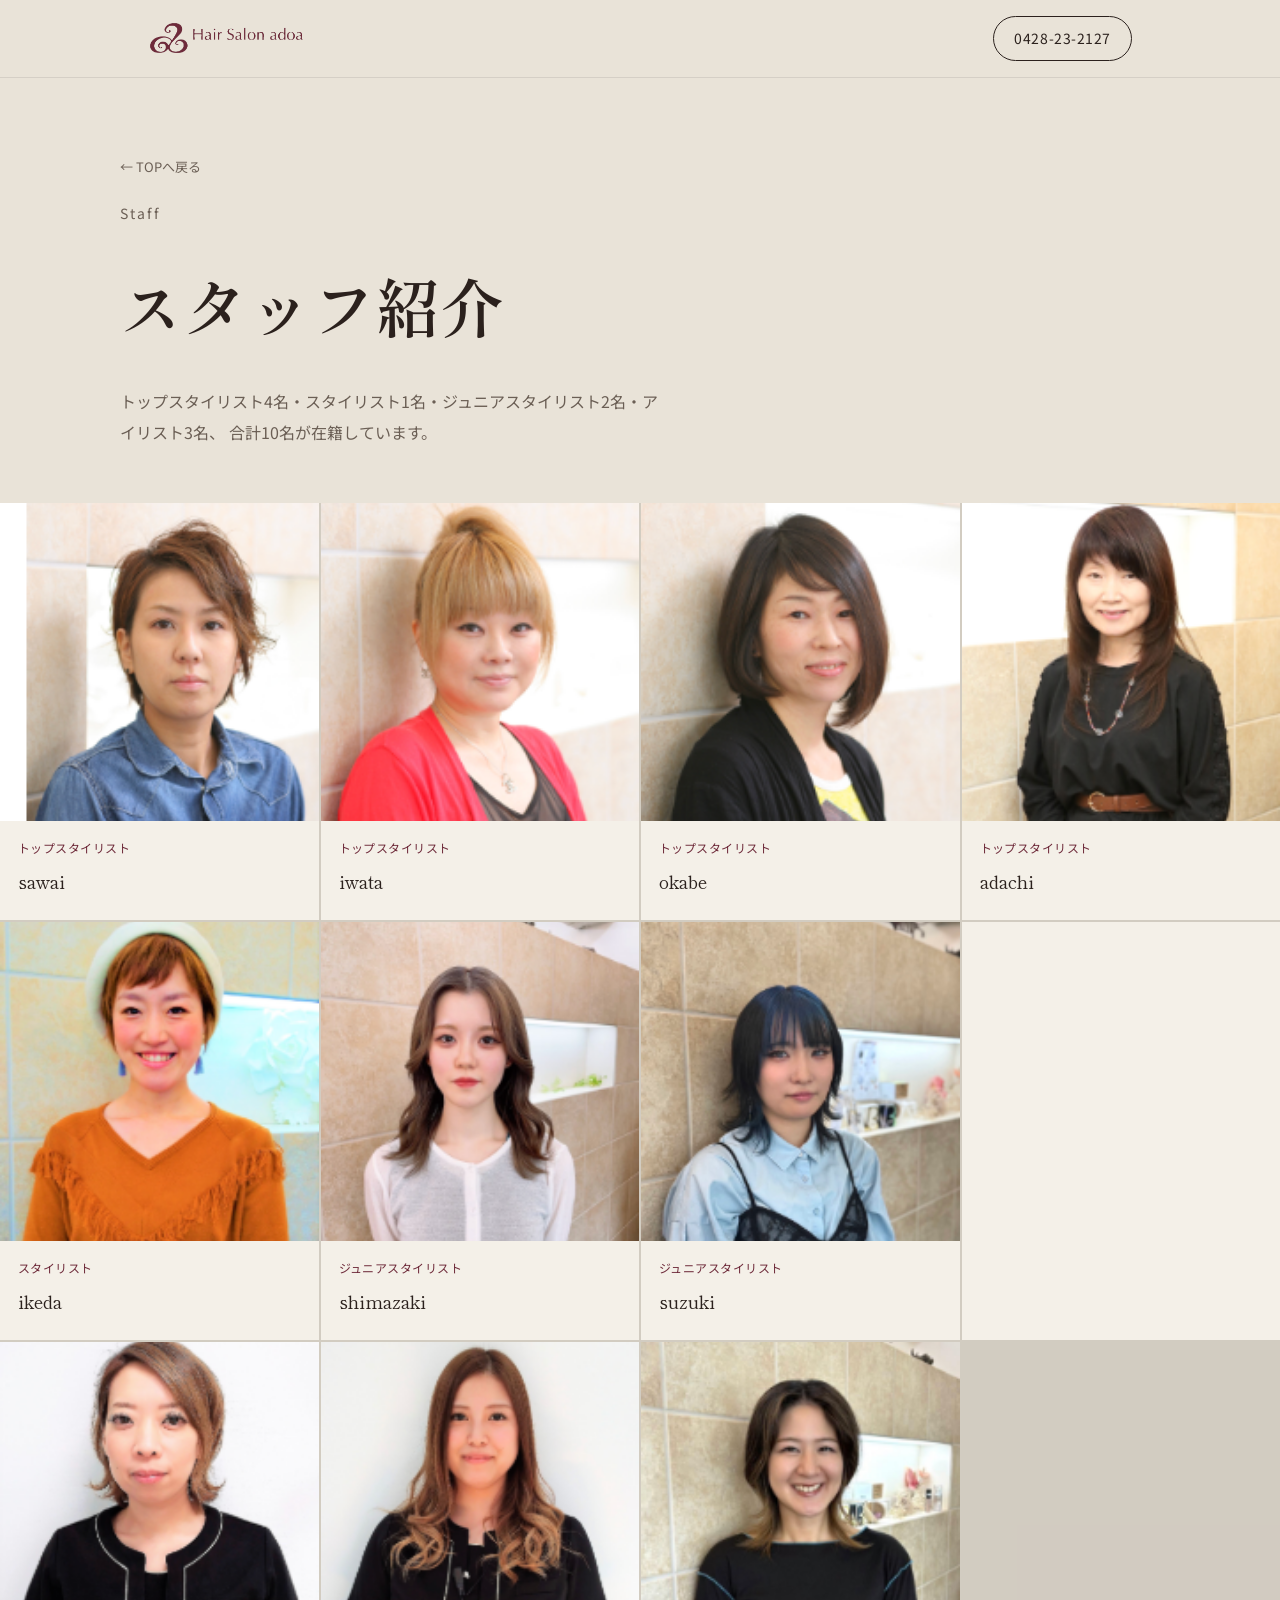
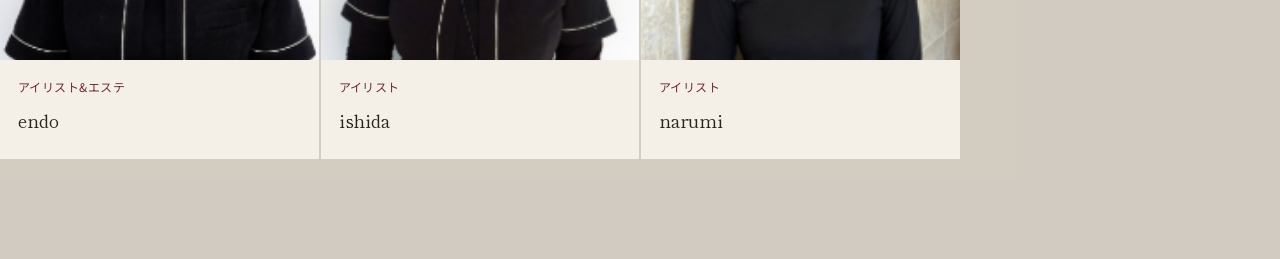
<file: abeshoten/staff.html>
<!DOCTYPE html>
<html lang="ja">
<head>
<meta charset="UTF-8">
<meta name="viewport" content="width=device-width, initial-scale=1.0">
<title>Staff | Hair Salon adoa</title>
<link rel="icon" type="image/png" href="adoa-images/logo-icon.png">
<link rel="preconnect" href="https://fonts.googleapis.com">
<link rel="preconnect" href="https://fonts.gstatic.com" crossorigin>
<link href="https://fonts.googleapis.com/css2?family=Shippori+Mincho:wght@500;600;800&family=Noto+Sans+JP:wght@300;400;500;600&family=Cormorant+Garamond:ital,wght@0,500;1,500&display=swap" rel="stylesheet">
<style>
  :root{
    --stone:#E9E3D8;
    --stone-deep:#DDD4C4;
    --ink:#2B211D;
    --ink-soft:#6B5F55;
    --wine:#6E2A3A;
    --brass:#A8875A;
    --paper:#F4F0E8;
  }
  *{box-sizing:border-box; margin:0; padding:0;}
  body{
    background:var(--stone);
    color:var(--ink);
    font-family:'Noto Sans JP', sans-serif;
    line-height:1.9;
    -webkit-font-smoothing:antialiased;
  }
  h1,h2,h3{ font-family:'Shippori Mincho', serif; color:var(--ink); }
  a{ color:inherit; text-decoration:none; }
  img{ max-width:100%; display:block; }
  .wrap{ max-width:1040px; margin:0 auto; padding:0 28px; }

  .topbar{
    position:sticky; top:0; z-index:30;
    background:rgba(233,227,216,.92);
    backdrop-filter:blur(6px);
    border-bottom:1px solid rgba(43,33,29,.1);
  }
  .topbar-inner{
    max-width:1040px; margin:0 auto; padding:16px 28px;
    display:flex; align-items:center; justify-content:space-between;
  }
  .brand-mini-logo{ height:34px; width:auto; }
  .tel-mini{
    font-size:14px; letter-spacing:.04em;
    border:1px solid var(--ink); border-radius:999px;
    padding:8px 20px;
  }
  .back-link{ font-size:13px; color:var(--ink-soft); }

  .page-head{ padding:72px 0 56px; }
  .page-eyebrow{ color:var(--ink-soft); font-size:14px; letter-spacing:.14em; margin-bottom:18px; }
  .page-head h1{ font-size:clamp(40px,7vw,64px); font-weight:600; margin-bottom:20px; }
  .page-head p{ color:var(--ink-soft); max-width:34em; }

  .staff-grid{
    display:grid;
    grid-template-columns:repeat(4, 1fr);
    gap:2px;
    background:rgba(43,33,29,.12);
    padding-bottom:100px;
  }
  .staff-card{
    background:var(--paper);
    padding-bottom:22px;
  }
  .staff-photo{ aspect-ratio:1; overflow:hidden; margin-bottom:16px; }
  .staff-photo img{ width:100%; height:100%; object-fit:cover; }
  .staff-role{ font-size:12px; color:var(--wine); letter-spacing:.04em; padding:0 18px; margin-bottom:4px; }
  .staff-name{ font-family:'Shippori Mincho', serif; font-size:18px; padding:0 18px; }

  @media (max-width:760px){
    .staff-grid{ grid-template-columns:repeat(2,1fr); }
  }
</style>
</head>
<body>

  <div class="topbar">
    <div class="topbar-inner">
      <img class="brand-mini-logo" src="adoa-images/logo.png" alt="Hair Salon adoa">
      <a class="tel-mini" href="tel:0428232127">0428-23-2127</a>
    </div>
  </div>

  <div class="wrap page-head">
    <a class="back-link" href="index.html">← TOPへ戻る</a>
    <div style="height:20px;"></div>
    <div class="page-eyebrow">Staff</div>
    <h1>スタッフ紹介</h1>
    <p>トップスタイリスト4名・スタイリスト1名・ジュニアスタイリスト2名・アイリスト3名、
    合計10名が在籍しています。</p>
  </div>

  <div class="staff-grid">
    <div class="staff-card">
      <div class="staff-photo"><img src="adoa-images/sawai.png" alt="sawai"></div>
      <div class="staff-role">トップスタイリスト</div>
      <div class="staff-name">sawai</div>
    </div>
    <div class="staff-card">
      <div class="staff-photo"><img src="adoa-images/iwata.png" alt="iwata"></div>
      <div class="staff-role">トップスタイリスト</div>
      <div class="staff-name">iwata</div>
    </div>
    <div class="staff-card">
      <div class="staff-photo"><img src="adoa-images/okabe.png" alt="okabe"></div>
      <div class="staff-role">トップスタイリスト</div>
      <div class="staff-name">okabe</div>
    </div>
    <div class="staff-card">
      <div class="staff-photo"><img src="adoa-images/adachi.png" alt="adachi"></div>
      <div class="staff-role">トップスタイリスト</div>
      <div class="staff-name">adachi</div>
    </div>
    <div class="staff-card">
      <div class="staff-photo"><img src="adoa-images/ikeda.png" alt="ikeda"></div>
      <div class="staff-role">スタイリスト</div>
      <div class="staff-name">ikeda</div>
    </div>
    <div class="staff-card">
      <div class="staff-photo"><img src="adoa-images/shimazaki.png" alt="shimazaki"></div>
      <div class="staff-role">ジュニアスタイリスト</div>
      <div class="staff-name">shimazaki</div>
    </div>
    <div class="staff-card">
      <div class="staff-photo"><img src="adoa-images/suzuki.png" alt="suzuki"></div>
      <div class="staff-role">ジュニアスタイリスト</div>
      <div class="staff-name">suzuki</div>
    </div>
    <div class="staff-card"></div>
    <div class="staff-card">
      <div class="staff-photo"><img src="adoa-images/endo.png" alt="endo"></div>
      <div class="staff-role">アイリスト&エステ</div>
      <div class="staff-name">endo</div>
    </div>
    <div class="staff-card">
      <div class="staff-photo"><img src="adoa-images/ishida.png" alt="ishida"></div>
      <div class="staff-role">アイリスト</div>
      <div class="staff-name">ishida</div>
    </div>
    <div class="staff-card">
      <div class="staff-photo"><img src="adoa-images/narumi.png" alt="narumi"></div>
      <div class="staff-role">アイリスト</div>
      <div class="staff-name">narumi</div>
    </div>
  </div>

</body>
</html>
</file>
<file: toriyoshi/styles.css>
:root{
    --charcoal:#221913;
    --charcoal-2:#2c2118;
    --ember:#c1432a;
    --ember-dim:#8f3221;
    --gold:#c89b3c;
    --cream:#f1e6d8;
    --cream-dim:#cbbca8;
  }
  *{box-sizing:border-box; margin:0; padding:0;}
  html{scroll-behavior:smooth;}
  body{
    background:var(--charcoal);
    color:var(--cream);
    font-family:'Zen Kaku Gothic New', sans-serif;
    line-height:1.8;
  }
  h1,h2,h3{ font-family:'Zen Old Mincho', serif; font-weight:900; letter-spacing:.04em; }
  a{ color:inherit; }
  img{ max-width:100%; display:block; }

  .wrap{ max-width:960px; margin:0 auto; padding:0 24px; }

  /* ---- header / call bar ---- */
  .callbar{
    position:sticky; top:0; z-index:20;
    background:var(--charcoal-2);
    border-bottom:1px solid rgba(200,155,60,.25);
  }
  .callbar-inner{
    max-width:960px; margin:0 auto; padding:10px 24px;
    display:flex; align-items:center; justify-content:space-between;
    gap:12px;
  }
  .shopname-mini{ font-family:'Zen Old Mincho', serif; font-size:18px; letter-spacing:.08em; }
  .tel-btn{
    display:inline-flex; align-items:center; gap:8px;
    background:var(--ember); color:var(--cream);
    padding:8px 18px; border-radius:999px;
    font-size:14px; font-weight:700; text-decoration:none;
    white-space:nowrap;
  }

  /* ---- hero ---- */
  .hero{
    position:relative;
    padding:96px 24px 80px;
    text-align:center;
    background:
      radial-gradient(ellipse at 50% -10%, rgba(193,67,42,.35), transparent 60%),
      linear-gradient(var(--charcoal), var(--charcoal));
    overflow:hidden;
  }
  .hero::before{
    content:"";
    position:absolute; inset:0;
    background-image:
      repeating-linear-gradient(0deg, rgba(255,255,255,.025) 0 1px, transparent 1px 3px);
    pointer-events:none;
  }
  .hero-eyebrow{
    color:var(--gold); font-size:13px; letter-spacing:.3em;
    margin-bottom:22px; position:relative;
  }
  .hero h1{
    font-size:clamp(44px, 9vw, 84px);
    line-height:1.1;
    margin-bottom:20px;
    position:relative;
  }
  .hero p.copy{
    color:var(--cream-dim);
    font-size:17px;
    max-width:30em;
    margin:0 auto 36px;
    position:relative;
  }
  .hero-photo{
    position:relative;
    margin:0 auto;
    width:min(560px, 90%);
    aspect-ratio:4/3;
    border-radius:4px;
    background:
      linear-gradient(160deg, #3a281c, #201510 70%);
    border:1px solid rgba(200,155,60,.3);
    display:flex; align-items:center; justify-content:center;
    flex-direction:column; gap:8px;
  }
  .hero-photo span{ color:var(--cream-dim); font-size:13px; letter-spacing:.1em; }
  .hero-photo .flame{ font-size:30px; opacity:.7; }

  .cta-row{
    margin-top:32px;
    display:flex; gap:14px; justify-content:center; flex-wrap:wrap;
    position:relative;
  }
  .btn{
    display:inline-flex; align-items:center; gap:8px;
    padding:14px 30px; border-radius:999px;
    font-size:15px; font-weight:700; text-decoration:none;
  }
  .btn-primary{ background:var(--ember); color:var(--cream); }
  .btn-ghost{ border:1px solid rgba(241,230,216,.4); color:var(--cream); }

  /* ---- section shell ---- */
  section{ padding:76px 0; }
  .section-head{ text-align:center; margin-bottom:48px; }
  .section-head .kicker{ color:var(--gold); font-size:13px; letter-spacing:.25em; display:block; margin-bottom:14px; }
  .section-head h2{ font-size:clamp(28px,5vw,38px); }

  /* ---- features ---- */
  .features{
    display:grid;
    grid-template-columns:repeat(4, 1fr);
    gap:1px;
    background:rgba(200,155,60,.25);
    border:1px solid rgba(200,155,60,.25);
  }
  .feature{
    background:var(--charcoal);
    padding:36px 22px;
    text-align:center;
  }
  .feature .num{ color:var(--ember); font-family:'Zen Old Mincho',serif; font-size:26px; display:block; margin-bottom:14px; }
  .feature h3{ font-size:17px; margin-bottom:10px; }
  .feature p{ color:var(--cream-dim); font-size:14px; }

  /* ---- gallery ---- */
  .gallery-grid{
    display:grid;
    grid-template-columns:repeat(3, 1fr);
    gap:10px;
  }
  .ph{
    aspect-ratio:1;
    border-radius:3px;
    background:linear-gradient(155deg,#3a281c,#1c130e 75%);
    border:1px solid rgba(200,155,60,.22);
    display:flex; align-items:center; justify-content:center;
    color:var(--cream-dim); font-size:12px; letter-spacing:.08em;
  }

  /* ---- about / kodawari text block ---- */
  .about{
    display:grid;
    grid-template-columns:1fr 1fr;
    gap:56px;
    align-items:center;
  }
  .about .ph{ aspect-ratio:4/3; }
  .about h2{ font-size:28px; margin-bottom:20px; }
  .about p{ color:var(--cream-dim); }

  /* ---- info ---- */
  .info-card{
    background:var(--charcoal-2);
    border:1px solid rgba(200,155,60,.25);
    border-radius:6px;
    padding:44px;
  }
  .info-row{
    display:flex; gap:24px;
    padding:18px 0;
    border-bottom:1px solid rgba(241,230,216,.1);
  }
  .info-row:last-child{ border-bottom:none; }
  .info-label{ width:96px; flex-shrink:0; color:var(--gold); font-size:14px; letter-spacing:.08em; }
  .info-value{ color:var(--cream); font-size:15px; }
  .info-value small{ color:var(--cream-dim); display:block; margin-top:4px; }

  .map-embed{
    margin-top:28px;
    width:100%;
    aspect-ratio:16/6;
    border-radius:4px;
    border:1px solid rgba(200,155,60,.35);
    filter:grayscale(.25) contrast(1.05);
  }

  /* ---- footer cta ---- */
  .footer-cta{
    text-align:center;
    padding:90px 24px 100px;
    background:linear-gradient(180deg, var(--charcoal), var(--charcoal-2));
  }
  .footer-cta h2{ font-size:clamp(30px,6vw,44px); margin-bottom:18px; }
  .footer-cta p{ color:var(--cream-dim); margin-bottom:34px; }

  footer{
    padding:32px 24px;
    text-align:center;
    color:var(--cream-dim);
    font-size:12px;
    border-top:1px solid rgba(200,155,60,.15);
  }

  @media (max-width:720px){
    .features{ grid-template-columns:1fr 1fr; }
    .about{ grid-template-columns:1fr; gap:28px; }
    .gallery-grid{ grid-template-columns:repeat(2,1fr); }
    .info-row{ flex-direction:column; gap:4px; }
  }
</file>
